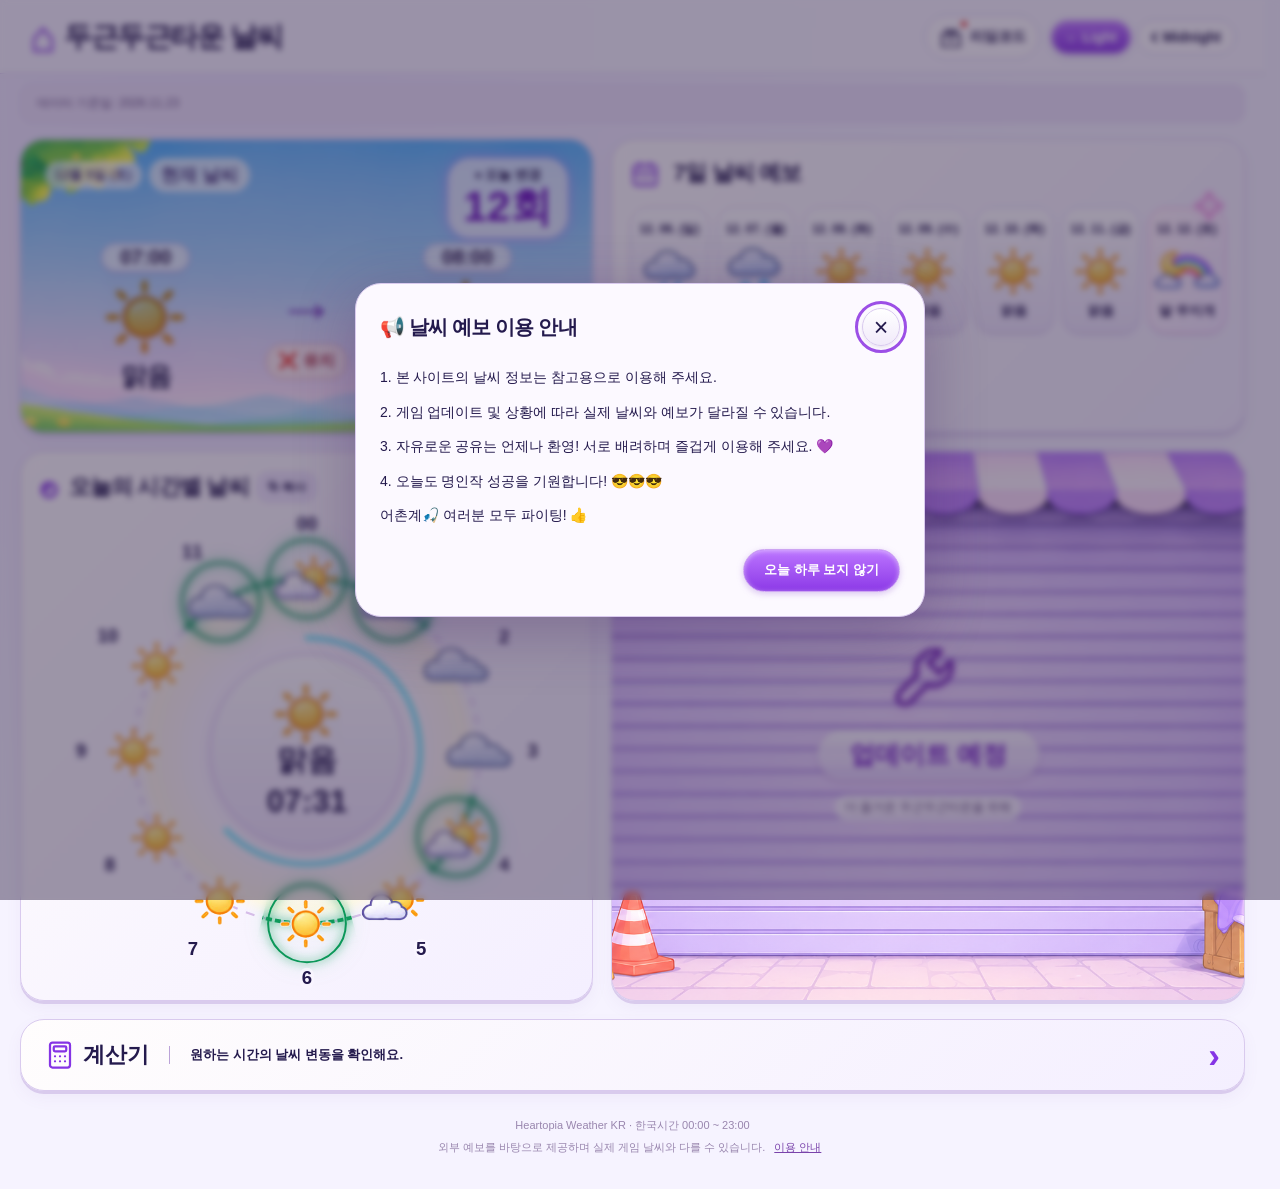
<file: index.html>
<!doctype html>
<html lang="ko">
<head>
<meta charset="utf-8"><meta name="viewport" content="width=device-width, initial-scale=1"><meta name="theme-color" content="#f5f1ff">
<script src="assets/theme.js"></script>
<title>두근두근타운 날씨</title><link rel="stylesheet" href="assets/weather.css"><link rel="stylesheet" href="assets/midnight.css"><link rel="stylesheet" href="assets/weather-atmosphere.css"><script src="assets/weather-core.js" defer></script><script src="assets/weather-visual.js" defer></script><script src="assets/weather-icon-mask.js" defer></script><script src="assets/midnight-icons.js" defer></script><script src="assets/clock-layout.js" defer></script><script src="assets/weather-atmosphere.js" defer></script><script src="assets/weather-app.js" defer></script><script src="assets/redeem-ui.js" defer></script>
</head>
<body>
<header class="site-header"><a class="brand" href="./"><span aria-hidden="true">⌂</span> 두근두근타운 날씨</a><div class="header-actions"><button id="redeem-open" class="redeem-trigger" type="button" aria-haspopup="dialog" aria-controls="redeem-dialog" aria-label="리딤코드 열기"><span class="redeem-trigger-icon" aria-hidden="true"><svg class="redeem-ribbon-svg" viewBox="0 0 32 32" width="26" height="26" fill="none" aria-hidden="true" focusable="false"><path d="M5 12H27V16C24.5 16 24.5 20 27 20V28H5V20C7.5 20 7.5 16 5 16V12Z" stroke="currentColor" stroke-width="2.1" stroke-linejoin="round"/><path d="M16 12C12 12 9 9.7 10 7.5C11 5.3 14 7.5 16 11.5C18 7.5 21 5.3 22 7.5C23 9.7 20 12 16 12ZM16 12L12.2 14M16 12L19.8 14" stroke="currentColor" stroke-width="1.9" stroke-linecap="round" stroke-linejoin="round"/><path d="M16 16L17.35 18.65L20 20L17.35 21.35L16 24L14.65 21.35L12 20L14.65 18.65Z" fill="currentColor"/></svg><span id="redeem-dot" class="redeem-dot" hidden></span></span><span class="redeem-trigger-label">리딤코드</span></button><div class="theme-switch" role="group" aria-label="테마 선택"><button class="theme-button" type="button" data-theme-choice="light" aria-pressed="true" aria-label="Light 테마"><span aria-hidden="true">☼</span><span class="theme-label">Light</span></button><button class="theme-button" type="button" data-theme-choice="midnight" aria-pressed="false" aria-label="Midnight 테마"><span aria-hidden="true">☾</span><span class="theme-label">Midnight</span></button></div></div></header>
<main>
<div class="status-line"><span id="status" role="status">데이터 기준일: —</span></div>
<p id="load-error" class="load-error" role="alert" hidden></p>
<div class="dashboard">
<section class="card hero" aria-labelledby="today-title"><div class="hero-top"><div class="hero-labels"><time id="today-date" class="hero-date"></time><h1 id="today-title">현재 날씨</h1></div><div class="change-badge"><span>↻ 오늘 변경</span><strong id="today-changes">—</strong></div></div><div id="current-weather" class="current-weather"><p>예보를 불러오는 중이에요.</p></div></section>
<section class="card week" aria-labelledby="week-title"><h2 id="week-title"><svg class="heading-icon line-icon" viewBox="0 0 24 24" fill="none" stroke="currentColor" stroke-width="1.8" stroke-linecap="round" stroke-linejoin="round" aria-hidden="true"><rect x="3" y="5" width="18" height="16" rx="2"/><path d="M16 3v4M8 3v4M3 11h18M8 15h.01M12 15h.01M16 15h.01M8 18h.01M12 18h.01M16 18h.01"/></svg> 7일 날씨 예보</h2><div id="week-days" class="week-days"><p class="empty">데이터를 기다리고 있어요.</p></div></section>
<section class="card clock-card" aria-labelledby="clock-title"><div class="section-heading"><div class="clock-heading-label"><h2 id="clock-title"><span class="heading-icon">◴</span> 오늘의 시간별 날씨</h2><button id="weather-copy" class="weather-copy-button" type="button" aria-label="오늘 날씨 변경 시간 복사" aria-live="polite"><span aria-hidden="true">⧉</span> <span id="weather-copy-text">복사</span></button></div><div class="segmented" aria-label="날씨 시계 시간대"><button id="clock-am" aria-pressed="true">오전</button><button id="clock-pm" aria-pressed="false">오후</button></div></div><div id="weather-clock" class="weather-clock"><div class="clock-ring"></div><svg id="clock-orbit" class="clock-orbit" viewBox="0 0 100 100" aria-hidden="true"></svg><div id="clock-center" class="clock-center">예보 대기 중</div><div id="clock-hours"></div></div></section>
<section class="card upcoming" aria-label="추가 기능 준비 중"><svg class="upcoming-symbol" viewBox="0 0 24 24" fill="none" stroke="currentColor" stroke-width="1.5" stroke-linecap="round" stroke-linejoin="round" aria-hidden="true"><path d="M14.7 6.3a5.5 5.5 0 0 0-6.9 6.9l-5.1 5.1a2.1 2.1 0 0 0 3 3l5.1-5.1a5.5 5.5 0 0 0 6.9-6.9l-3.4 3.4-3-3z" transform="translate(1 -1)"/></svg><strong>업데이트 예정</strong><p>더 즐거운 두근두근타운을 위해</p></section>

<section class="card calculator"><div class="calculator-toggle"><span class="calculator-copy"><button id="calculator-toggle" class="calculator-icon-button" type="button" aria-label="계산기 열기" aria-haspopup="dialog" aria-controls="calculator-dialog"><svg class="heading-icon line-icon calculator-icon" viewBox="0 0 24 24" fill="none" stroke="currentColor" stroke-width="1.8" stroke-linecap="round" stroke-linejoin="round" aria-hidden="true"><rect x="4" y="2" width="16" height="20" rx="2"/><rect x="7" y="5" width="10" height="4" rx="1"/><path d="M8 13h.01M12 13h.01M16 13h.01M8 17h.01M12 17h.01M16 17h.01"/></svg><span class="calculator-title">계산기</span></button><small>원하는 시간의 날씨 변동을 확인해요.</small></span><span class="chevron" aria-hidden="true">›</span></div></section>
</div>
<footer>Heartopia Weather KR · 한국시간 00:00 ~ 23:00<br>외부 예보를 바탕으로 제공하며 실제 게임 날씨와 다를 수 있습니다. <button id="notice-open" class="text-button">이용 안내</button></footer>
</main>
<dialog id="forecast-dialog" class="hourly" aria-labelledby="hourly-title">
  <button id="forecast-close" class="round-button forecast-close" aria-label="상세 예보 닫기">&times;</button>
  <div class="forecast-heading">
    <h2 id="hourly-title"><span class="heading-icon">≋</span> 시간별 날씨</h2>
    <div id="day-summary" class="summary-badge" role="status"></div>
  </div>
  <div class="date-navigation"><button id="prev-date" class="round-button" aria-label="이전 날짜" disabled>‹</button><strong id="selected-date">—</strong><button id="next-date" class="round-button" aria-label="다음 날짜" disabled>›</button></div>
  <div class="forecast-view-switch" role="group" aria-label="시간별 날씨 보기 방식"><button id="view-full" type="button" aria-pressed="true">기본형</button><button id="view-grouped" type="button" aria-pressed="false">묶어보기</button></div><div id="group-navigation" class="group-navigation" hidden><div class="group-current"><strong id="group-title">새벽</strong><span id="group-range">00:00 ~ 05:00</span></div><div class="group-arrows"><button id="group-prev" type="button" aria-label="이전 시간대">‹</button><button id="group-next" type="button" aria-label="다음 시간대">›</button></div></div><div id="periods" class="periods"></div><div id="group-dots" class="group-dots" role="group" aria-label="시간대 바로 선택" hidden></div>
</dialog>
<dialog id="calculator-dialog" aria-labelledby="calculator-title"><div class="dialog-heading calculator-dialog-heading"><h2 id="calculator-title"><svg class="heading-icon line-icon calculator-icon" viewBox="0 0 24 24" fill="none" stroke="currentColor" stroke-width="1.8" stroke-linecap="round" stroke-linejoin="round" aria-hidden="true"><rect x="4" y="2" width="16" height="20" rx="2"/><rect x="7" y="5" width="10" height="4" rx="1"/><path d="M8 13h.01M12 13h.01M16 13h.01M8 17h.01M12 17h.01M16 17h.01"/></svg> 계산기</h2><button id="calculator-close" class="round-button" aria-label="계산기 닫기" autofocus>&times;</button></div><div id="calculator-body"><form id="calculator-form"><div class="calculator-fields"><label>날짜<select id="calculator-date" required></select></label><label>시작 시간<select id="calculator-start"></select></label><label>종료 시간<select id="calculator-end"></select></label><button class="primary-button" id="calculator-run" disabled>변동 계산하기</button></div><p class="rule-caption">00시 ~ 23시 안에서 선택해 주세요. 시작 시각은 제외하고 종료 시각까지 계산합니다.</p></form><div id="calculator-result" aria-live="polite"></div></div></dialog>
<dialog id="notice-dialog" aria-labelledby="notice-title"><div class="dialog-heading"><h2 id="notice-title">이용 안내</h2><button id="notice-close" class="round-button" aria-label="공지 닫기">×</button></div><div id="notice-message"></div><div class="dialog-actions"><button id="notice-hide" class="primary-button">오늘 하루 보지 않기</button></div></dialog>
<dialog id="redeem-dialog" class="redeem-dialog" aria-labelledby="redeem-title"><div class="redeem-dialog-heading"><h2 id="redeem-title"><span class="redeem-title-icon" aria-hidden="true"><svg class="redeem-ribbon-svg" viewBox="0 0 32 32" width="26" height="26" fill="none" aria-hidden="true" focusable="false"><path d="M5 12H27V16C24.5 16 24.5 20 27 20V28H5V20C7.5 20 7.5 16 5 16V12Z" stroke="currentColor" stroke-width="2.1" stroke-linejoin="round"/><path d="M16 12C12 12 9 9.7 10 7.5C11 5.3 14 7.5 16 11.5C18 7.5 21 5.3 22 7.5C23 9.7 20 12 16 12ZM16 12L12.2 14M16 12L19.8 14" stroke="currentColor" stroke-width="1.9" stroke-linecap="round" stroke-linejoin="round"/><path d="M16 16L17.35 18.65L20 20L17.35 21.35L16 24L14.65 21.35L12 20L14.65 18.65Z" fill="currentColor"/></svg></span> 리딤코드</h2><button id="redeem-close" class="round-button" type="button" aria-label="리딤코드 닫기">×</button></div><p class="redeem-intro">사용 가능한 코드를 복사해서 게임에서 입력하세요.</p><p id="redeem-message" role="status" hidden></p><h3 class="redeem-section-title">사용 가능한 코드 <span id="redeem-active-count">0</span></h3><div id="redeem-active" class="redeem-list"></div><button id="redeem-expired-toggle" class="redeem-expired-toggle" type="button" aria-expanded="false" aria-controls="redeem-expired">만료된 코드 <span id="redeem-expired-count">0</span> <span aria-hidden="true">⌄</span></button><div id="redeem-expired" class="redeem-list" hidden></div><p class="redeem-disclaimer">코드의 실제 게임 사용 가능 여부는 보장되지 않습니다.</p></dialog>
</body></html>
</file>
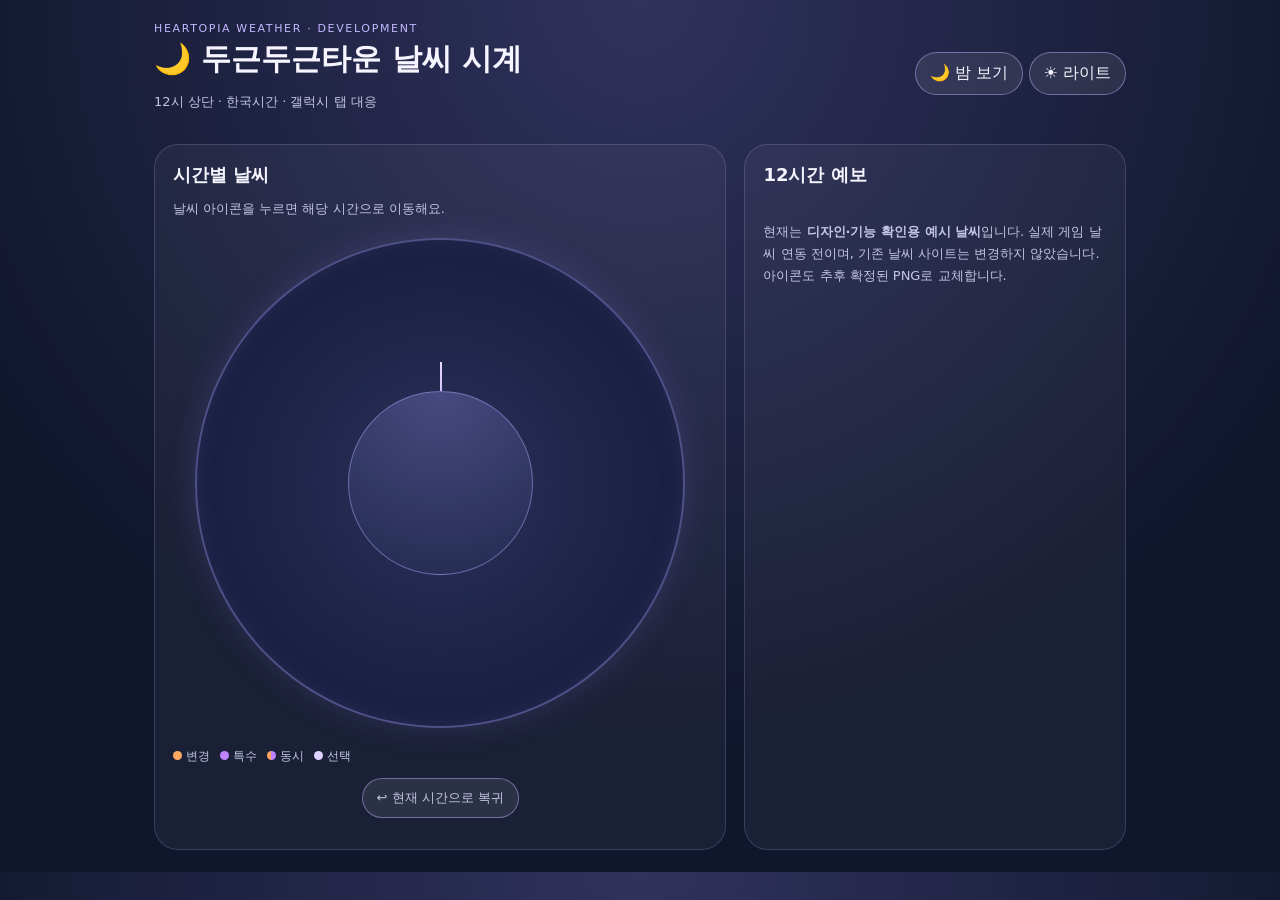
<file: weather-clock.html>
<!doctype html>
<html lang="ko">
<head>
<meta charset="utf-8">
<meta name="viewport" content="width=device-width,initial-scale=1">
<title>두근두근타운 날씨 시계 · 개발 미리보기</title>
<style>

*{box-sizing:border-box}
body{margin:0;font-family:system-ui,"Noto Sans KR",sans-serif;background:radial-gradient(circle at top,#30325c,#10162c 70%);color:#f6f4ff}
main{max-width:1000px;margin:auto;padding:22px 14px}
header{display:flex;justify-content:space-between;align-items:center;gap:12px;flex-wrap:wrap}
h1{font-size:clamp(22px,4vw,30px);margin:4px 0}
p{color:#c2c5e3;font-size:13px}
.eyebrow{letter-spacing:.15em;color:#c4b7ff;font-size:11px}
button{font:inherit;cursor:pointer}
.btn{border:1px solid #afa0e888;border-radius:30px;padding:10px 14px;background:#ffffff15;color:inherit}
.btn:focus-visible,.slot:focus-visible{outline:3px solid #ffca83;outline-offset:3px}
.layout{display:grid;grid-template-columns:1.2fr .8fr;gap:18px;margin-top:20px}
.card{border:1px solid #a8a2e53b;background:#ffffff0b;border-radius:24px;padding:18px}
.card h2{font-size:18px;margin:0}
.clock{width:min(100%,490px);aspect-ratio:1;margin:20px auto;position:relative;border-radius:50%;border:2px solid #a99af566;background:radial-gradient(circle,#2b315b,#171e3e 72%);box-shadow:0 0 32px #9784f62b,inset 0 0 24px #7c6bd02a}
.slot{position:absolute;transform:translate(-50%,-50%);width:16%;aspect-ratio:1;border-radius:50%;background:#273156;border:2px solid #ffffff44;color:white;display:grid;place-content:center;text-align:center;padding:0;line-height:1.2}
.slot span{font-size:clamp(17px,3vw,26px)}
.slot small{font-size:10px;color:#c5c8e6}
.slot.changed{border-color:#ffa862;box-shadow:0 0 10px #ff993c8c}
.slot.special{border-color:#c083ff;box-shadow:0 0 11px #b174ffae}
.slot.both{border-color:#ffa862;box-shadow:0 0 0 3px #a872ff8c,0 0 12px #ff993c8c}
.slot.selected{outline:3px solid #ded0ff;outline-offset:3px}
.center{position:absolute;inset:31%;border-radius:50%;display:flex;flex-direction:column;align-items:center;justify-content:center;background:radial-gradient(circle at top,#474a80,#232b4f);border:1px solid #b5a5ff7a;pointer-events:none;text-align:center}
.hero{font-size:clamp(30px,7vw,57px)}
.name{font-size:clamp(14px,3vw,22px);font-weight:800}
.time{font-size:11px;color:#d3c9ff}
.hand{position:absolute;left:50%;top:25%;height:25%;width:2px;background:linear-gradient(#e9d9ff,#8978e7);transform-origin:bottom center;pointer-events:none}
.legend{display:flex;flex-wrap:wrap;gap:10px;font-size:12px;color:#c5c8e4}
.legend b{font-weight:400}
.legend i{display:inline-block;width:9px;height:9px;border-radius:50%;margin-right:4px}
.list{display:grid;gap:8px;margin-top:16px}
.item{display:flex;justify-content:space-between;align-items:center;border:1px solid #ffffff20;background:#ffffff08;padding:11px 12px;border-radius:12px;font-size:14px}
.note{line-height:1.7;margin-top:18px}
.light{background:#eef2ff;color:#27365a}
.light .card{background:#fff;border-color:#cbd5f1}
.light p,.light .note{color:#586780}
.light .btn{color:#25365a;border-color:#9daed2}
.light .legend{color:#516280}
@media(max-width:740px){.layout{grid-template-columns:1fr}
.card{padding:15px}
.clock{max-width:430px}
.slot{width:17%}
}
 
</style>
</head>
<body>
<main>
<header>
<div>
<div class="eyebrow">HEARTOPIA WEATHER · DEVELOPMENT</div>
<h1>🌙 두근두근타운 날씨 시계</h1>
<p>12시 상단 · 한국시간 · 갤럭시 탭 대응</p>
</div>
<div>
<button class="btn" id="mode">🌙 밤 보기</button> <button class="btn" id="theme">☀️ 라이트</button>
</div>
</header>
<div class="layout">
<section class="card">
<h2>시간별 날씨</h2>
<p>날씨 아이콘을 누르면 해당 시간으로 이동해요.</p>
<div class="clock" id="clock">
<div class="hand" id="hand">
</div>
<div class="center">
<div class="hero" id="hero">
</div>
<div class="name" id="name">
</div>
<div class="time" id="time">
</div>
</div>
</div>
<div class="legend">
<b>
<i style="background:#ffa862">
</i>변경</b>
<b>
<i style="background:#c083ff">
</i>특수</b>
<b>
<i style="background:linear-gradient(90deg,#ffa862 50%,#c083ff 50%)">
</i>동시</b>
<b>
<i style="background:#ded0ff">
</i>선택</b>
</div>
<p style="text-align:center">
<button class="btn" id="reset">↩ 현재 시간으로 복귀</button>
</p>
</section>
<aside class="card">
<h2>12시간 예보</h2>
<p id="label">
</p>
<div class="list" id="list">
</div>
<p class="note">현재는 <strong>디자인·기능 확인용 예시 날씨</strong>입니다. 실제 게임 날씨 연동 전이며, 기존 날씨 사이트는 변경하지 않았습니다. 아이콘도 추후 확정된 PNG로 교체합니다.</p>
</aside>
</div>
</main>
<script>

const kinds=[['맑음','☀️'],['쾌청','🌤️'],['흐림','☁️'],['여우비','🌦️'],['약한 비','🌧️'],['보통 비','🌧️'],['강한 비','⛈️'],['달빛 비','🌧️'],['약한 눈','🌨️'],['보통 눈','❄️'],['강한 눈','🌨️'],['무지개','🌈',1],['달 무지개','🌙',1],['유성우 1','🌠',1],['유성우 2','🌠',1],['유성우 3','🌠',1],['오로라 1','✨',1],['오로라 2','✨',1],['오로라 3','✨',1],['폭염','🌞'],['꽃잎 비','🌸']];
const pattern=[0,0,1,2,2,3,0,1,2,4,5,5,11,0,2,6,6,20,12,13,14,16,2,7];
const changed=new Set([6,9,12,16,18,21]);
const $=id=>document.getElementById(id),kst=()=>new Date(new Date().toLocaleString('en-US',{timeZone:'Asia/Seoul'}));
let night=kst().getHours()<6||kst().getHours()>=18,selected=null,light=false;
function draw(){const n=kst(),current=n.getHours(),hour=selected??current,w=kinds[pattern[hour]],hours=Array.from({length:12},(_,i)=>((night?18:6)+i)%24);
$('hero').textContent=w[1];
$('name').textContent=w[0];
$('time').textContent=String(hour).padStart(2,'0')+':00'+(selected===null?' · 현재':' · 선택');
$('mode').textContent=night?'☀️ 낮 보기':'🌙 밤 보기';
$('theme').textContent=light?'🌙 미드나잇':'☀️ 라이트';
document.body.classList.toggle('light',light);
document.querySelectorAll('.slot').forEach(e=>e.remove());
hours.forEach((h,i)=>{const k=kinds[pattern[h]],a=i*Math.PI/6,b=document.createElement('button');
b.className='slot'+(changed.has(h)&&k[2]?' both':changed.has(h)?' changed':k[2]?' special':'')+(hour===h?' selected':'');
b.style.left=50+41*Math.sin(a)+'%';
b.style.top=50-41*Math.cos(a)+'%';
b.setAttribute('aria-label',h+'시 '+k[0]);
b.innerHTML='<span>'+k[1]+'</span>
<small>'+String(h).padStart(2,'0')+'시</small>';
b.onclick=()=>{selected=h;
draw()};
$('clock').appendChild(b)});
$('hand').style.transform='translateX(-50%) rotate('+((current%12)*30+n.getMinutes()*.5)+'deg)';
$('label').textContent=night?'밤 18:00–05:59':'낮 06:00–17:59';
$('list').innerHTML=hours.map(h=>{const k=kinds[pattern[h]];
return '<div class="item">
<strong>'+String(h).padStart(2,'0')+':00</strong>
<span>'+k[1]+' '+k[0]+'</span>
<span>'+(changed.has(h)?'🟠':'')+(k[2]?'🟣':'')+'</span>
</div>'}).join('')} $('mode').onclick=()=>{night=!night;
selected=null;
draw()};
$('theme').onclick=()=>{light=!light;
draw()};
$('reset').onclick=()=>{selected=null;
night=kst().getHours()<6||kst().getHours()>=18;
draw()};
let sx=null;
$('clock').addEventListener('touchstart',e=>sx=e.touches[0].clientX,{passive:true});
$('clock').addEventListener('touchend',e=>{if(sx!==null&&Math.abs(e.changedTouches[0].clientX-sx)>70){night=!night;
selected=null;
draw()}sx=null},{passive:true});
draw();
setInterval(()=>{if(selected===null)night=kst().getHours()<6||kst().getHours()>=18;
draw()},30000);


</script>
</body>
</html>
</file>
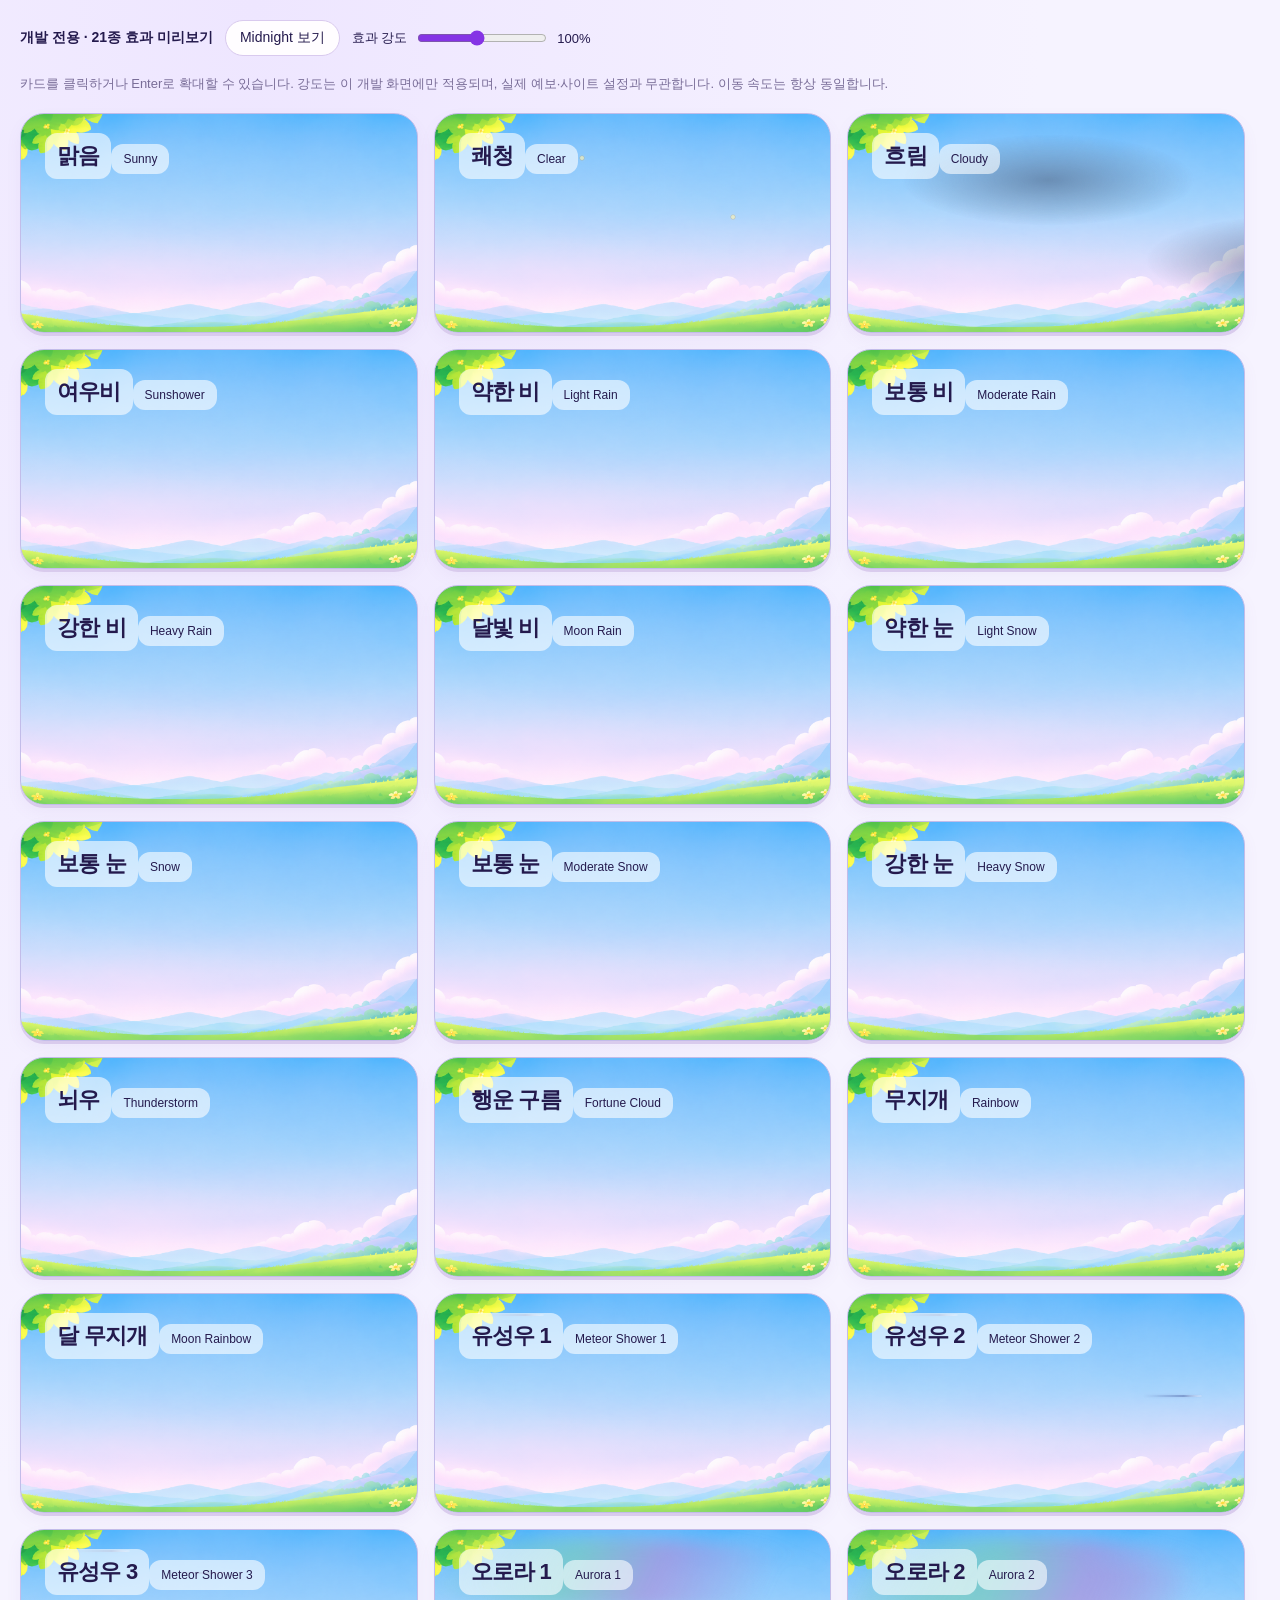
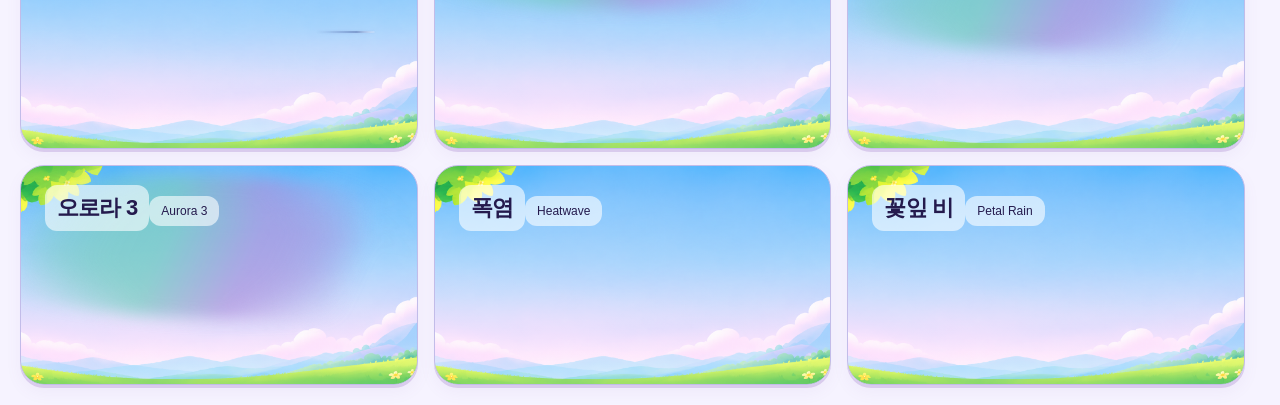
<file: tests/effects-preview.html>
<!doctype html>
<html lang="ko"><head><meta charset="utf-8"><meta name="viewport" content="width=device-width,initial-scale=1">
<title>개발 전용 · 날씨 효과 21종</title>
<link rel="stylesheet" href="../assets/weather.css"><link rel="stylesheet" href="../assets/midnight.css"><link rel="stylesheet" href="../assets/weather-atmosphere.css"><link rel="stylesheet" href="effects-preview.css">
<script src="../assets/weather-core.js" defer></script><script src="../assets/midnight-icons.js" defer></script><script src="../assets/weather-atmosphere.js" defer></script><script src="effects-preview.js" defer></script>
</head><body>
<div class="preview-toolbar"><strong>개발 전용 · 21종 효과 미리보기</strong><button id="preview-theme" type="button" data-preview-theme>Midnight 보기</button><label class="preview-strength">효과 강도 <input type="range" min="50" max="160" value="100" step="10" data-preview-strength aria-label="전체 미리보기 효과 강도"><output data-preview-strength-value>100%</output></label></div>
<p class="preview-note">카드를 클릭하거나 Enter로 확대할 수 있습니다. 강도는 이 개발 화면에만 적용되며, 실제 예보·사이트 설정과 무관합니다. 이동 속도는 항상 동일합니다.</p>
<div id="preview-grid" class="preview-grid"></div>
<dialog id="preview-detail" aria-labelledby="preview-detail-title"><div class="preview-dialog-header"><h2 id="preview-detail-title">날씨 확대 미리보기</h2><button id="preview-detail-close" type="button" class="round-button" aria-label="확대 미리보기 닫기" autofocus>×</button></div><div class="preview-toolbar"><button id="preview-detail-theme" type="button" data-preview-theme>Midnight 보기</button><label class="preview-strength">효과 강도 <input type="range" min="50" max="160" value="100" step="10" data-preview-strength aria-label="확대 미리보기 효과 강도"><output data-preview-strength-value>100%</output></label></div><section id="preview-detail-card" class="card hero preview-hero preview-detail-card"><div class="hero-top"><h1>개발용 · 오늘 날씨 카드 예시</h1><div class="change-badge"><span>선택 날씨</span><strong>미리보기</strong></div></div><div id="preview-detail-weather" class="current-weather"></div></section><p class="preview-note">실제 사이트와 같은 효과 코드입니다. 유성은 드물게 지나가므로 잠시 관찰해 주세요. X·바깥 클릭·Esc로 닫습니다.</p></dialog>
</body></html>
</file>
<file: assets/weather.css>
:root {
  color-scheme:light;
  --page:#f6f3ff;
  --card:#fffdff;
  --ink:#241a4d;
  --muted:#796d98;
  --purple:#8534e5;
  --line:#d9caee;
  --shadow:0 3px 0 #d9cbed,0 7px 16px #7960ac10;
  --soft:#f0e8fc
}
* {
  box-sizing:border-box
}
body {
  margin:0;
  background:radial-gradient(ellipse at 20% 0,#eee6ff,transparent 55%),var(--page);
  color:var(--ink);
  font-family:"Segoe UI","Malgun Gothic",sans-serif;
  font-size:14px
}
button,select {
  font:inherit;
  color:inherit
}
button {
  cursor:pointer
}
button:disabled {
  opacity:.4;
  cursor:default
}
button:focus-visible,a:focus-visible,select:focus-visible,summary:focus-visible {
  outline:3px solid #9c4fe6;
  outline-offset:4px
}
[hidden] {
  display:none!important
}
h1,h2,h3,p {
  margin:0
}
h2 {
  font-size:22px;
  font-weight:850;
  letter-spacing:-.8px
}
h3 {
  font-size:14px
}
button {
  border:0;
  background:none
}
a {
  color:inherit;
  text-decoration:none
}
.site-header {
  min-height:74px;
  border-bottom:1px solid var(--line);
  padding:12px 30px;
  display:flex;
  align-items:center;
  justify-content:space-between;
  background:#faf7ffdf;
  gap:15px
}
.brand {
  font-size:28px;
  font-weight:900;
  letter-spacing:-1.5px;
  display:flex;
  align-items:center;
  gap:10px
}
.brand>span {
  font-size:43px;
  color:var(--purple);
  line-height:1;
  text-shadow:0 2px 3px #b988e8
}
.header-actions {
  display:flex;
  align-items:center;
  gap:12px
}
.light-badge,.primary-button {
  background:linear-gradient(#bc75ff,#8c39e7);
  color:white;
  border:1px solid #cda4f2;
  box-shadow:inset 0 1px 5px #fff7,0 2px 6px #9e6cd65c;
  border-radius:24px;
  padding:9px 20px;
  font-weight:750
}
.light-badge {
  font-size:18px
}
.round-button {
  border:1px solid var(--line);
  background:linear-gradient(white,#f1eafa);
  width:38px;
  height:38px;
  display:inline-grid;
  place-items:center;
  border-radius:50%;
  font-size:25px;
  box-shadow:0 2px 3px #6e47961c;
  flex-shrink:0
}
main {
  max-width:1600px;
  margin:auto;
  padding:0 20px
}
.status-line {
  display:flex;
  justify-content:space-between;
  color:var(--muted);
  font-size:11px;
  gap:12px;
  padding:10px 3px
}
.dashboard {
  display:grid;
  grid-template-columns:minmax(0,.95fr) minmax(0,1.05fr);
  gap:18px
}
.card {
  border:1.5px solid var(--line);
  border-radius:24px;
  background:linear-gradient(135deg,#fffdfd,#f4efff);
  box-shadow:var(--shadow);
  min-width:0;
  overflow:hidden
}
.hero {
  min-height:240px;
  background:radial-gradient(ellipse at 10% 0,#b8e7ff,transparent 65%),linear-gradient(#98d7ff,#f7dff9 77%,#c7e3c6);
  padding:18px 24px;
  position:relative;
  border-color:#c2bce9
}
.hero:after {
  content:"";
  position:absolute;
  bottom:0;
  left:0;
  width:100%;
  height:20px;
  background:linear-gradient(165deg,#79b97b,#d6ecba 47%,#8ac9cf 50%,#c2e8a9 60%,#8ac588);
  opacity:.8;
  pointer-events:none
}
.hero-top {
  display:flex;
  justify-content:space-between;
  align-items:start
}
.hero h1 {
  font-size:15px;
  color:#564a86;
  padding-top:7px
}
.change-badge {
  display:flex;
  align-items:center;
  flex-direction:column;
  padding:9px 20px;
  background:#fff9ffdb;
  border:2px solid #e3c7fa;
  border-radius:22px;
  box-shadow:0 0 13px #d875fc80;
  position:absolute;
  right:16px;
  top:14px
}
.change-badge span {
  font-weight:800;
  font-size:13px
}
.change-badge strong {
  color:#7926dc;
  font-size:28px
}
.current-weather {
  display:flex;
  align-items:center;
  justify-content:center;
  gap:25px;
  min-height:152px;
  padding-right:85px
}
.hero-forecast {
  display:grid;
  grid-template-columns:70px auto;
  gap:10px 4px;
  align-items:center;
  justify-items:center
}
.time-pill {
  grid-column:1/-1;
  border:1px solid #b7a2df;
  background:#ffffffae;
  border-radius:30px;
  font-size:20px;
  font-weight:850;
  padding:2px 18px;
  box-shadow:0 2px 3px #8c6ab833
}
.hero-forecast strong {
  font-size:27px;
  white-space:nowrap;
  letter-spacing:-1px
}
.hero-forecast .weather-icon {
  width:78px;
  height:60px
}
.hero-arrow {
  font-size:35px;
  color:#7337b8;
  font-weight:800
}
#current-change {
  color:#93336d
}
.week {
  padding:18px
}
.heading-icon {
  color:var(--purple);
  font-size:30px;
  vertical-align:middle;
  line-height:1;
  margin-right:8px
}
.week-days {
  display:grid;
  grid-template-columns:repeat(7,minmax(0,1fr));
  gap:8px;
  margin-top:18px
}
.day-card {
  border:1px solid var(--line);
  border-radius:18px;
  background:linear-gradient(white,#eee7fa);
  box-shadow:0 3px 3px #68458e1c;
  padding:12px 3px;
  display:flex;
  align-items:center;
  flex-direction:column;
  justify-content:space-between;
  gap:7px;
  min-width:0;
  position:relative
}
.day-card.selected {
  outline:2px solid #b36af0;
  outline-offset:1px
}
.day-date {
  font-size:12px;
  white-space:normal;
  line-height:1.6
}
.day-weather {
  font-size:13px;
  word-break:keep-all
}
.day-card .weather-icon {
  width:100%;
  height:49px
}
.special {
  background:linear-gradient(120deg,#fff4fa,#f4eaff)!important;
  border-color:#edb4e5!important
}
.day-card.special:after {
  content:"✧";
  position:absolute;
  right:0;
  top:-17px;
  font-size:30px;
  color:#e55ed0;
  text-shadow:0 0 9px #ff9ae4
}
.weather-icon {
  width:52px;
  height:40px;
  display:inline-block;
  flex-shrink:0;
  overflow:hidden;
  mix-blend-mode:multiply
}
.icon-midnight { display:none; }
.unknown-icon {
  display:inline-grid;
  place-items:center;
  width:50px;
  height:40px;
  color:var(--muted);
  font-size:25px
}
.clock-card {
  padding:18px 20px;
  text-align:center
}
.section-heading {
  display:flex;
  align-items:center;
  justify-content:space-between;
  gap:10px;
  text-align:left
}
.segmented {
  display:flex;
  gap:5px;
  white-space:nowrap
}
.segmented button {
  border:1px solid var(--line);
  padding:7px 13px;
  border-radius:24px;
  font-weight:750;
  background:#fcfaff;
  box-shadow:0 2px 4px #7454971c
}
.segmented button[aria-pressed=true] {
  background:linear-gradient(#c17aff,#8f3ce8);
  color:white;
  border-color:#c597ef;
  box-shadow:0 0 9px #b96ee777
}
.weather-clock {
  width:310px;
  height:310px;
  position:relative;
  margin:8px auto 0
}
.clock-ring {
  position:absolute;
  inset:11%;
  border:2px dashed #d7bde9;
  border-radius:50%;
  background:radial-gradient(circle,#fbf6ff 45%,#fff8e9 65%,transparent 70%)
}
.clock-center {
  position:absolute;
  left:28%;
  top:28%;
  width:44%;
  height:44%;
  border-radius:50%;
  border:1.5px solid #d1b2ee;
  background:linear-gradient(white,#eee5fa);
  box-shadow:0 3px 10px #a27ac73b;
  display:flex;
  flex-direction:column;
  align-items:center;
  justify-content:center;
  gap:1px
}
.clock-center .weather-icon {
  height:43px;
  width:80px
}
.clock-center>strong {
  font-size:21px;
  line-height:1.1
}
.clock-center .center-time {
  font-size:22px;
  margin-top:5px
}
.clock-hour {
  position:absolute;
  transform:translate(-50%,-50%);
  display:flex;
  flex-direction:column;
  align-items:center;
  justify-content:center;
  width:60px;
  height:59px;
  border-radius:50%;
  padding:0;
  z-index:1
}
.clock-hour .weather-icon {
  width:51px;
  height:35px
}
.clock-time {
  font-size:12px;
  font-weight:850;
  line-height:1.1;
  padding:2px 4px;
  border-radius:12px;
  background:#faf5ffbd
}
.upcoming {
  display:flex;
  align-items:center;
  justify-content:center;
  flex-direction:column;
  min-height:360px;
  background:radial-gradient(ellipse at 20% 110%,#cbe6bd,transparent 32%),radial-gradient(ellipse at 90% 110%,#c4e8cf,transparent 35%),linear-gradient(#faf6ff,#f3efff);
  position:relative
}
.upcoming-symbol {
  font-size:87px;
  line-height:1.2;
  color:#b16de9;
  text-shadow:0 4px 8px #b76ae878
}
.upcoming strong {
  font-size:25px;
  color:#7928c8;
  background:linear-gradient(white,#e6d7fa);
  border:1px solid #dfc9f6;
  box-shadow:0 3px 5px #a780c94f;
  border-radius:40px;
  padding:8px 32px
}
.upcoming p {
  color:#a28bb8;
  font-size:12px;
  margin-top:15px
}
.hourly,.calculator {
  grid-column:1/-1
}
.hourly {
  padding:20px
}
.date-navigation {
  display:flex;
  align-items:center;
  gap:14px
}
.date-navigation strong {
  font-size:15px
}
.date-navigation .round-button {
  width:30px;
  height:30px
}
.rule-caption {
  font-size:11px;
  color:var(--muted);
  line-height:1.7;
  margin:9px 0 14px
}
.periods {
  display:grid;
  grid-template-columns:repeat(4,minmax(0,1fr));
  gap:14px
}
.period {
  background:#fffdfd;
  border:1px solid #e3d7f0;
  border-radius:16px;
  overflow:hidden
}
.period-heading {
  display:flex;
  justify-content:space-between;
  align-items:center;
  background:#f2eafa;
  padding:13px 10px;
  gap:5px
}
.period-heading h3 {
  font-size:12px
}
.period-count {
  font-size:11px;
  white-space:nowrap;
  color:#813fbd
}
.weather-row {
  display:flex;
  align-items:center;
  gap:8px;
  min-height:50px;
  border-bottom:1px solid #f0e9f6;
  padding:5px 10px;
  position:relative
}
.weather-row:last-child {
  border-bottom:0
}
.change-mark {
  font-size:13px;
  color:#9d66c1;
  min-width:16px
}
html { scrollbar-gutter:stable; }
.row-time {
  font-size:12px
}
.weather-row .weather-icon {
  width:40px;
  height:32px
}
.row-name {
  font-size:12px;
  font-weight:600
}
.special-star {
  margin-left:auto;
  color:#c748bb
}
.calculator-toggle {
  display:flex;
  justify-content:space-between;
  align-items:center;
  width:100%;
  padding:15px 24px;
  text-align:left;
  font-size:22px;
  font-weight:850
}
.calculator-toggle small {
  font-size:13px;
  font-weight:650;
  margin-left:20px;
  border-left:1px solid #bba3d8;
  padding-left:20px
}
.chevron {
  font-size:35px;
  color:var(--purple);
  transition:transform .2s
}
#calculator-body {
  border-top:1px solid var(--line);
  padding:20px 24px
}
.calculator-fields {
  display:grid;
  grid-template-columns:2fr 1fr 1fr auto;
  align-items:end;
  gap:14px
}
.calculator-fields label {
  display:flex;
  flex-direction:column;
  gap:7px;
  font-size:13px;
  font-weight:700
}
select {
  width:100%;
  border:1px solid var(--line);
  border-radius:12px;
  background:white;
  padding:11px;
  min-height:43px
}
.primary-button {
  font-size:13px;
  min-height:43px
}
#calculator-result h3 {
  margin:18px 0 12px
}
.result-summary {
  background:#ede0fa;
  border-radius:14px;
  padding:15px;
  font-size:20px;
  font-weight:800;
  color:#7c2cc4;
  margin-bottom:14px
}
details {
  border:1px solid var(--line);
  border-radius:12px;
  overflow:hidden
}
summary {
  cursor:pointer;
  padding:14px;
  background:#f4edfc;
  font-weight:700
}
.form-error {
  color:#9c325c;
  margin-top:15px
}
footer {
  font-size:11px;
  color:#9986ae;
  text-align:center;
  line-height:1.9;
  padding:24px 0 30px
}
.text-button {
  font-size:inherit;
  color:#7a43ab;
  text-decoration:underline
}
.empty {
  font-size:13px;
  color:#69587f;
  line-height:1.8;
  padding:15px
}
dialog {
  border:1.5px solid var(--line);
  border-radius:26px;
  background:#fcf9ff;
  color:var(--ink);
  padding:24px;
  width:min(480px,calc(100% - 32px));
  box-shadow:0 15px 60px #43216952
}
dialog::backdrop {
  background:#24163970;
  backdrop-filter:blur(3px)
}
.dialog-heading {
  display:flex;
  align-items:center;
  justify-content:space-between;
  gap:12px;
  margin-bottom:18px
}
.dialog-heading h2 {
  font-size:20px
}
#notice-message p {
  font-size:14px;
  line-height:1.9;
  min-height:12px;
  margin-bottom:8px
}
.dialog-actions {
  text-align:right;
  margin-top:20px
}
@media(min-width:1250px) {
  .hero {
    min-height:240px
  }
  .current-weather {
    gap:25px
  }
  .hero-forecast {
    grid-template-columns:75px auto
  }
  .clock-card,.upcoming {
    min-height:400px
  }
  .weather-clock {
    width:320px;
    height:320px
  }
  .hero-forecast strong {
    font-size:30px
  }
}
@media(max-width:1150px) {
  .hero-forecast {
    display:flex;
    flex-direction:column;
    gap:0
  }
  .hero-forecast strong {
    font-size:21px
  }
  .current-weather {
    gap:18px;
    padding-right:75px
  }
  .week-days {
    gap:5px
  }
  .week {
    padding:16px 12px
  }
  .day-date {
    font-size:10px
  }
  .day-weather {
    font-size:11px
  }
  .day-card {
    padding:12px 2px
  }
  .periods {
    grid-template-columns:repeat(2,minmax(0,1fr))
  }
  .section-heading h2 {
    font-size:19px
  }
  .segmented button {
    padding:6px 10px
  }
  .heading-icon {
    font-size:25px
  }
}
@media(max-width:760px) {
  .site-header {
    padding:13px 16px;
    min-height:70px
  }
  .brand {
    font-size:22px;
    letter-spacing:-1.2px;
    gap:6px
  }
  .brand>span {
    font-size:32px
  }
  .header-actions {
    gap:7px
  }
  .light-badge {
    font-size:13px;
    padding:7px 12px
  }
  .header-actions .round-button {
    width:32px;
    height:32px;
    font-size:24px
  }
  main {
    padding:0 12px
  }
  .status-line {
    font-size:10px
  }
  .dashboard {
    display:flex;
    flex-direction:column;
    gap:16px
  }
  .hero {
    order:0;
    min-height:230px;
    padding:15px 18px
  }
  .clock-card {
    order:1;
    padding:17px 13px
  }
  .week {
    order:2;
    padding:18px 12px
  }
  .upcoming {
    order:3;
    min-height:205px
  }
  .hourly {
    order:4;
    padding:17px 12px
  }
  .calculator {
    order:5
  }
  .hero h1 {
    font-size:13px
  }
  .hero-top {
    min-height:28px
  }
  .change-badge {
    padding:7px 16px;
    right:12px;
    top:12px
  }
  .change-badge strong {
    font-size:26px
  }
  .change-badge span {
    font-size:12px
  }
  .current-weather {
    min-height:147px;
    padding-right:70px;
    gap:15px
  }
  .hero-forecast {
    display:grid;
    grid-template-columns:58px auto;
    gap:6px 0
  }
  .hero-forecast .weather-icon {
    width:61px;
    height:51px
  }
  .hero-forecast strong {
    font-size:24px
  }
  .time-pill {
    font-size:18px;
    padding:1px 14px
  }
  .hero-arrow {
    font-size:26px
  }
  .section-heading h2 {
    font-size:20px
  }
  .weather-clock {
    width:330px;
    height:330px;
    max-width:100%;
    margin-top:15px
  }
  .clock-center>strong {
    font-size:23px
  }
  .clock-center .weather-icon {
    width:85px;
    height:49px
  }
  .clock-hour .weather-icon {
    width:54px;
    height:37px
  }
  .clock-time {
    font-size:13px
  }
  .week h2 {
    font-size:22px
  }
  .week-days {
    gap:5px;
    margin-top:15px
  }
  .day-card {
    border-radius:14px;
    padding:11px 2px;
    min-height:120px
  }
  .day-date {
    font-size:10px;
    word-break:keep-all
  }
  .day-card .weather-icon {
    height:43px
  }
  .day-weather {
    font-size:10px
  }
  .upcoming-symbol {
    font-size:65px
  }
  .upcoming strong {
    font-size:22px
  }
  .upcoming p {
    font-size:11px
  }
  .hourly>.section-heading {
    flex-wrap:wrap
  }
  .date-navigation {
    gap:10px;
    margin-left:auto
  }
  .date-navigation strong {
    font-size:12px
  }
  .periods {
    gap:9px
  }
  .period-heading {
    padding:11px 7px;
    flex-wrap:wrap
  }
  .period-heading h3 {
    font-size:10px
  }
  .period-count {
    font-size:10px
  }
  .weather-row {
    gap:5px;
    padding:4px 7px
  }
  .row-name {
    font-size:11px
  }
  .row-time {
    font-size:11px
  }
  .weather-row .weather-icon {
    width:35px;
    height:30px
  }
  .calculator-toggle {
    padding:14px;
    font-size:21px
  }
  .calculator-toggle small {
    font-size:10px;
    margin-left:9px;
    padding-left:9px
  }
  .calculator-fields {
    grid-template-columns:1fr 1fr;
    gap:12px
  }
  .calculator-fields>label:first-child {
    grid-column:1/-1
  }
  .calculator-fields .primary-button {
    grid-column:1/-1
  }
  #calculator-body {
    padding:16px
  }
}
@media(max-width:400px) {
  .brand {
    font-size:19px
  }
  .light-badge {
    padding:7px 9px
  }
  .current-weather {
    padding-right:49px;
    gap:7px
  }
  .hero-forecast strong {
    font-size:20px
  }
  .hero-forecast {
    grid-template-columns:51px auto
  }
  .hero-forecast .weather-icon {
    width:54px
  }
  .change-badge {
    padding:6px 12px
  }
  .section-heading h2 {
    font-size:18px
  }
  .weather-clock {
    width:300px;
    height:300px
  }
  .clock-hour {
    width:53px;
    height:53px
  }
  .clock-hour .weather-icon {
    width:46px;
    height:31px
  }
  .calculator-toggle small {
    font-size:9px
  }
  .periods {
    grid-template-columns:1fr
  }
}
.hero {
  background-image:linear-gradient(#ffffff1f,#ffffff38),url('hero-landscape.png');
  background-position:center;
  background-size:cover;
  background-repeat:no-repeat
}
.hero:after {
  display:none
}
.hero h1 {
  padding:5px 12px;
  background:#ffffffb3;
  border-radius:20px;
  z-index:1
}
.upcoming {
  background-image:linear-gradient(#ffffff12,#ffffff26),url('update-shutter.png');
  background-position:center bottom;
  background-size:cover;
  background-repeat:no-repeat;
  padding:30px 18px;
}
.line-icon {
  width:30px;
  height:30px;
}
.upcoming-symbol {
  width:82px;
  height:82px;
  margin-bottom:14px;
  filter:drop-shadow(0 4px 5px #b76ae845);
}
.hero-top {
  min-height:70px;
}
.change-badge {
  padding:7px 15px;
  background:#fff9ffb8;
  border-width:1px;
}
.change-badge strong {
  font-size:42px;
  font-weight:900;
  line-height:1.1;
  color:#6b16bd;
  text-shadow:0 1px 0 #fff;
}
.current-weather {
  display:grid;
  grid-template-columns:minmax(0,1fr) 76px minmax(0,1fr);
  gap:10px;
  max-width:580px;
  margin:auto;
  padding:5px 0 20px;
  min-height:170px;
}
.current-weather>.empty {
  grid-column:1/-1;
}
.hero-forecast {
  display:flex;
  flex-direction:column;
  gap:5px;
  min-width:0;
  text-shadow:0 1px 4px #fff;
}
.hero-forecast .weather-icon {
  width:100px;
  height:77px;
}
.hero-forecast strong {
  font-size:26px;
}
.hero-transition {
  display:flex;
  flex-direction:column;
  align-items:center;
  gap:5px;
  padding-top:20px;
}
.current-change {
  padding:4px 9px;
  background:#fff7ffd1;
  border:1px solid #e1b6df;
  border-radius:16px;
  color:#93336d;
  font-size:12px;
  font-weight:800;
  white-space:nowrap;
}
@media(max-width:760px) {
  .hero-top { min-height:66px; }
  .change-badge strong { font-size:36px; }
  .current-weather { grid-template-columns:minmax(0,1fr) 65px minmax(0,1fr);gap:5px; }
  .hero-forecast .weather-icon { width:78px;height:65px; }
  .hero-forecast strong { font-size:22px; }
  .upcoming-symbol { width:66px;height:66px; }
}
@media(max-width:400px) {
  .hero-forecast .weather-icon { width:69px;height:65px; }
  .hero-forecast strong { font-size:20px; }
}
.status-line {
  margin:10px 0 16px;
  padding:10px 16px;
  border:1px solid #e2d5f2;
  border-radius:12px;
  background:#eee5fa;
  color:#695384;
  font-size:12px;
}
.load-error {
  margin:0 0 12px;
  color:#9b3652;
  font-size:12px;
}
.upcoming-symbol { color:#8137bf; }
.upcoming strong { background:linear-gradient(#ffffffcf,#e6d7facc); }
.upcoming p {
  color:#665080;
  background:#ffffffb3;
  border-radius:12px;
  padding:4px 10px;
}
.current-weather { grid-template-columns:minmax(0,1fr) 100px minmax(0,1fr); }
.hero-arrow { font-size:60px;line-height:1; }
.current-change { font-size:16px;font-weight:900;padding:6px 11px; }
#current-change.is-changed { color:#14643b;background:#e7f9ebeb;border-color:#78b98e; }
#current-change.is-unchanged { color:#a32736;background:#fff0f0eb;border-color:#e3a0a7; }
#forecast-dialog {
  width:min(1120px,calc(100% - 40px));
  max-height:calc(100dvh - 40px);
  overflow-y:auto;
  overscroll-behavior:contain;
  padding:20px;
}
.forecast-close {
  position:sticky;
  top:0;
  display:grid;
  margin:0 0 8px auto;
  z-index:2;
}
body:has(dialog[open]) { overflow:hidden; }
@media(max-width:760px) {
  .current-weather { grid-template-columns:minmax(0,1fr) 90px minmax(0,1fr); }
  .hero-arrow { font-size:46px; }
  .current-change { font-size:15px;padding:6px 9px; }
  #forecast-dialog { width:calc(100% - 20px);max-height:calc(100dvh - 24px);padding:14px; }
  #forecast-dialog .section-heading { flex-wrap:wrap; }
  #forecast-dialog .date-navigation { margin-left:auto; }
}
.forecast-heading {
  display:flex;
  align-items:center;
  gap:18px;
  flex-wrap:wrap;
}
.forecast-heading h2 { flex-shrink:0; }
.summary-badge {
  display:flex;
  align-items:center;
  flex-wrap:wrap;
  gap:8px;
  padding:10px 14px;
  border-radius:12px;
  font-size:13px;
  font-weight:700;
  line-height:1.5;
}
.summary-badge strong { font-size:21px;font-weight:900; }
.badge-divider { opacity:.5; }
.level-low { background:#fce5e7;color:#9d2635; }
.level-normal { background:#fff1c5;color:#805c00; }
.level-high { background:#e0f3e6;color:#1c663a; }
#forecast-dialog .date-navigation { justify-content:center;gap:16px;margin:16px 0 18px; }
#forecast-dialog .date-navigation strong { font-size:18px;font-weight:850; }
#forecast-dialog .date-navigation .round-button { width:35px;height:35px; }
.forecast-close { width:38px;height:38px; }
#forecast-dialog .periods { grid-template-columns:repeat(4,minmax(0,1fr)); }
.weather-clock {
  width:428px;
  max-width:100%;
  height:auto;
  aspect-ratio:1;
  container-type:inline-size;
}
.clock-hour { width:19.35%;height:19.03%; }
.clock-hour .weather-icon { width:16.45cqw;height:11.3cqw; }
.clock-time { font-size:4.2cqw; }
.clock-center .weather-icon { width:25.8cqw;height:13.9cqw; }
.clock-center>strong { font-size:6.77cqw; }
.clock-center .center-time { font-size:7.1cqw;margin-top:1.6cqw; }
@media(min-width:1250px) {
  .weather-clock { width:442px; }
}
@media(max-width:1150px) {
  #forecast-dialog .periods { grid-template-columns:repeat(2,minmax(0,1fr)); }
}
@media(max-width:760px) {
  .forecast-heading { flex-direction:column;align-items:flex-start;gap:10px; }
  #forecast-dialog .periods { grid-template-columns:1fr; }
  #forecast-dialog .date-navigation { gap:14px;margin:14px 0 16px; }
  #forecast-dialog .date-navigation strong { font-size:14px; }
  .summary-badge { gap:6px;padding:8px 10px;font-size:12px; }
  .summary-badge strong { font-size:19px; }
  .weather-clock { width:442px; }
}
@media(max-width:400px) {
  .weather-clock { width:413px; }
}
.change-mark {
  display:inline-flex;
  align-items:center;
  justify-content:center;
  flex:0 0 28px;
  width:28px;
  height:26px;
  border-radius:9px;
  font-size:15px;
  line-height:1;
  font-weight:900;
}
.mark-changed { color:#17633c;background:#edf8ef; }
.mark-unchanged { color:#9f2938;background:#fff0f1; }
.mark-start { color:#624778;background:#f2eafa;font-size:11px; }
.period-heading { flex-wrap:nowrap;gap:8px; }
.period-count {
  margin-left:auto;
  padding:5px 8px;
  border-radius:12px;
  background:#eee2fa;
  color:#64318b;
  font-size:12px;
  font-weight:800;
  line-height:1.3;
}
.summary-badge { align-items:center;font-weight:700; }
.summary-badge>span { display:inline-flex;align-items:center;gap:4px;white-space:nowrap; }
.summary-badge strong { font-size:1.12em;font-weight:900;white-space:nowrap; }
.summary-badge .badge-level { font-size:inherit;font-weight:inherit; }
.clock-hour { cursor:default;background:none;border:0;box-shadow:none; }
.clock-icon-wrap {
  position:relative;
  display:grid;
  place-items:center;
  flex-shrink:0;
  width:16.45cqw;
  height:11.3cqw;
}
.clock-icon-wrap .weather-icon { position:relative;z-index:1; }
.clock-ring { border:0; }
.clock-center { z-index:2; }
.weather-clock { margin-top:26px; }
.clock-card { padding-bottom:28px; }
.clock-orbit {
  position:absolute;inset:0;width:100%;height:100%;overflow:visible;
  pointer-events:none;z-index:0;
  --orbit-color:#d7bde9;--shift-color:#0b9759;
  --shift-glow:drop-shadow(0 0 1px #109c5b) drop-shadow(0 0 2px #55d18c80);
}
.orbit-base,.orbit-shift { fill:none;stroke-width:.5;stroke-dasharray:3 3; }
.orbit-base { stroke:var(--orbit-color); }
.orbit-shift {
  stroke:var(--shift-color);stroke-width:.85;stroke-dasharray:2 1;
  filter:var(--shift-glow);
}
.change-ring { fill:none;stroke:var(--shift-color);stroke-width:.45;filter:var(--shift-glow); }
#clock-hours>.clock-time {
  position:absolute;transform:translate(-50%,-50%);padding:0 2px;z-index:2;
}
#calculator-dialog {
  width:min(760px,calc(100% - 40px));
  max-height:calc(100dvh - 40px);
  overflow-y:auto;
  overscroll-behavior:contain;
  padding:22px;
}
.calculator-dialog-heading { position:sticky;top:0;z-index:2;background:#fcf9ff;padding-bottom:10px; }
.calculator-dialog-heading h2 { display:flex;align-items:center;gap:6px; }
#calculator-close { width:38px;height:38px; }
#calculator-dialog #calculator-body { border:0;padding:0; }
#calculator-dialog .calculator-fields { grid-template-columns:2fr 1fr 1fr; }
#calculator-dialog .calculator-fields .primary-button { grid-column:1/-1; }
@media(max-width:760px) {
  .change-mark { flex-basis:26px;width:26px;height:24px; }
  .period-count { font-size:12px; }
  .summary-badge strong { font-size:1.12em; }
  #calculator-dialog { width:calc(100% - 20px);max-height:calc(100dvh - 24px);padding:16px; }
  #calculator-dialog .calculator-fields { grid-template-columns:1fr 1fr; }
  #calculator-dialog .calculator-fields>label:first-child { grid-column:1/-1; }
}
body { -webkit-user-select:none;user-select:none; }
input,textarea,select,option,[contenteditable]:not([contenteditable="false"]) {
  -webkit-user-select:text;
  user-select:text;
}
img,svg,svg image,a { -webkit-user-drag:none; }
svg[aria-hidden="true"],svg image { pointer-events:none; }
.calculator-toggle { position:relative;cursor:default; }
.calculator-copy { display:inline-flex;align-items:center; }
.calculator-icon-button {
  display:inline-flex;
  align-items:center;
  gap:8px;
  min-width:44px;
  height:44px;
  margin:-7px;
  padding:7px;
  border-radius:10px;
  font-size:inherit;
  font-weight:inherit;
  flex-shrink:0;
  white-space:nowrap;
  cursor:pointer;
}
.calculator-icon-button .calculator-icon { margin:0; }
.calculator-icon-button:focus-visible { outline-offset:-3px; }
.calculator-toggle .chevron { cursor:default; }
.calculator-icon-button:hover { color:#7530bd; }
dialog,dialog :where(*) { -webkit-user-select:none;user-select:none; }
dialog :is(input,textarea,select,option,[contenteditable]:not([contenteditable="false"])),
dialog [contenteditable]:not([contenteditable="false"]) * {
  -webkit-user-select:text;
  user-select:text;
}
/* The two labels stay together; the count may wrap on narrow screens. */
.hero-top { flex-wrap:wrap;gap:8px; }
.hero-labels { display:flex;align-items:center;gap:7px;max-width:100%; }
.hero-date { padding:5px 10px;border-radius:20px;background:#ffffffb3;color:#564a86;font-size:13px;font-weight:700;white-space:nowrap; }
.hero h1 { font-size:18px;font-weight:850;white-space:nowrap; }
.hero-top .change-badge { position:static;margin-left:auto;flex-shrink:0; }
@media(max-width:760px) {
  .hero h1 { font-size:15.6px; }
  .hero-date { font-size:12px;padding:5px 8px; }
}
@media(prefers-reduced-motion:reduce) {
  * {
    scroll-behavior:auto!important;
    transition:none!important
  }
}

/* Compact forecast share control; no clock geometry changes. */
.clock-heading-label { display:flex;align-items:center;gap:8px;min-width:0;flex-wrap:wrap; }
.clock-heading-label h2 { margin:0; }
.weather-copy-button {
  display:inline-flex;align-items:center;justify-content:center;gap:3px;
  padding:5px 9px;border:1px solid var(--line);border-radius:11px;
  background:var(--soft);color:var(--ink);font:inherit;font-size:12px;font-weight:750;
  white-space:nowrap;cursor:pointer;min-height:30px;
}
.weather-copy-button:hover { filter:brightness(.96); }
.weather-copy-button:focus-visible { outline:2px solid var(--purple);outline-offset:2px; }
@media(max-width:520px) {
  .clock-card .section-heading { flex-wrap:wrap;gap:8px; }
  .clock-heading-label { width:100%; }
  .clock-card .segmented { margin-left:auto; }
}

/* Forecast view modes: keep date controls separate from six-hour paging. */
.forecast-view-switch { display:flex;justify-content:center;gap:5px;margin:16px auto 12px;max-width:320px;padding:4px;border:1px solid var(--line);border-radius:18px;background:var(--soft); }
.forecast-view-switch button { flex:1;padding:9px 14px;border-radius:14px;font-weight:800;color:var(--ink); }
.forecast-view-switch button[aria-pressed="true"] { background:var(--purple);color:#fff; }
.group-navigation { display:flex;align-items:center;justify-content:space-between;gap:12px;margin:0 0 12px;padding:4px 2px; }
.group-navigation[hidden],.group-dots[hidden] { display:none!important; }
.group-current { display:flex;flex-direction:column;gap:3px;min-width:0; }
.group-current strong { font-size:15px; }
.group-current span { color:var(--muted);font-size:12px; }
.group-arrows { display:flex;gap:7px;flex-shrink:0; }
.group-arrows button { display:grid;place-items:center;width:34px;height:34px;border:1px solid var(--line);border-radius:11px;background:var(--soft);font-size:25px;line-height:1; }
.grouped-periods { display:block;min-width:0;width:100%;overflow-x:clip;touch-action:pan-y;overscroll-behavior-x:contain; }
.grouped-periods .period { width:100%;min-width:0; }
.group-dots { display:flex;align-items:center;justify-content:center;gap:10px;padding:14px 0 4px; }
.group-dot { width:10px;height:10px;border-radius:50%;background:var(--line);padding:0;flex-shrink:0; }
.group-dot.active { width:23px;border-radius:10px;background:var(--purple); }
#forecast-dialog { max-width:calc(100vw - 20px);overflow-x:clip;overscroll-behavior-x:contain; }
#forecast-dialog .date-navigation { max-width:100%; }
#forecast-dialog .periods,#forecast-dialog .period { min-width:0; }
@media(max-width:760px) {
  #forecast-dialog { width:calc(100% - 20px); }
  .grouped-periods .period { min-height:0; }
}

/* Distinct game-day ring colors, with strong contrast in Light mode. */
.clock-orbit { --clock-previous-day:#7944b3; --clock-current-day:#008d84; }

/* Extra forecast icons: readable on Light, neon accented on Midnight. */
.extra-weather-icon { overflow:visible; mix-blend-mode:normal; --extra-outline:#40578d; --extra-fill:#dce6ff; --extra-glow:none; }
.extra-weather-icon .extra-cloud { fill:var(--extra-fill); stroke:var(--extra-outline); stroke-width:3.5; stroke-linejoin:round; filter:var(--extra-glow); }
.extra-weather-icon .extra-rain { fill:none; stroke:#13a4ed; stroke-width:5; stroke-linecap:round; }
.extra-weather-icon .extra-bolt { fill:#ffdc58; stroke:#f19c23; stroke-width:2; stroke-linejoin:round; }
.extra-weather-icon .extra-rainbow { fill:none; stroke:#e65fbd; stroke-width:7; stroke-linecap:round; }
.extra-weather-icon .extra-rainbow-inner { fill:none; stroke:#53c9eb; stroke-width:6; stroke-linecap:round; }
.extra-weather-icon .extra-sparkle { fill:#ffe37c; stroke:#e5a640; stroke-width:1.5; }

/* Notice dialog only: roomier text, responsive width and safe scrolling. */
#notice-dialog {
  box-sizing:border-box;
  width:min(570px,calc(100vw - 32px));
  max-width:calc(100vw - 32px);
  max-height:calc(100dvh - 32px);
  overflow-y:auto;
  overscroll-behavior:contain;
}
@media(max-width:600px) {
  #notice-dialog {
    width:calc(100vw - 20px);
    max-width:calc(100vw - 20px);
    max-height:calc(100dvh - 24px);
    padding:20px;
  }
}


/* Redeem-code popup: independent from forecast and calculator layouts. */
.redeem-trigger{display:inline-flex;align-items:center;gap:6px;border:1px solid var(--line);border-radius:24px;padding:8px 12px;background:var(--card);color:var(--ink);font:inherit;font-size:14px;font-weight:750;cursor:pointer;white-space:nowrap}
.redeem-trigger-icon{position:relative;display:inline-flex;line-height:1;font-size:20px}
.redeem-dot{position:absolute;right:-5px;top:-5px;width:10px;height:10px;border:2px solid var(--card);border-radius:50%;background:#e53935}
.redeem-dialog{width:min(480px,calc(100% - 24px));max-height:85dvh;overflow-y:auto;color:var(--ink);background:var(--card);border:1px solid var(--line);border-radius:18px;padding:20px;box-shadow:var(--shadow)}
.redeem-dialog-heading,.redeem-code-head{display:flex;align-items:center;justify-content:space-between;gap:10px}
.redeem-dialog-heading h2{margin:0;font-size:22px}
.redeem-intro,.redeem-disclaimer,.redeem-expiry{color:var(--muted);font-size:13px}
.redeem-section-title{display:flex;justify-content:space-between;font-size:16px;margin:20px 0 10px}
.redeem-list{display:grid;gap:10px}
.redeem-code{background:var(--soft);border:1px solid var(--line);border-radius:12px;padding:12px;min-width:0}
.redeem-code-name{overflow-wrap:anywhere;font-size:15px}
.redeem-new{border-radius:8px;background:#b91c1c;color:white;font-size:10px;padding:3px 6px;font-weight:800}
.redeem-code-head{flex-wrap:wrap;justify-content:flex-start}
.redeem-copy{margin-left:auto;border:1px solid var(--line);border-radius:8px;background:var(--card);color:var(--ink);padding:7px 10px;cursor:pointer}
.redeem-rewards{margin:10px 0 6px;font-size:14px}
.redeem-expiry{margin:5px 0 0}
.redeem-expired-toggle{display:flex;align-items:center;gap:8px;width:100%;margin:20px 0 10px;padding:12px 0;border:0;border-top:1px solid var(--line);background:transparent;color:var(--ink);font:inherit;font-weight:750;cursor:pointer;text-align:left}
.redeem-expired-toggle span:last-child{margin-left:auto}
.redeem-empty{color:var(--muted);font-size:14px}
.redeem-disclaimer{margin:18px 0 0}
@media(max-width:760px){.redeem-trigger{padding:7px;min-width:38px;min-height:38px;justify-content:center}.redeem-trigger-label{display:none}.redeem-dialog{max-height:90dvh;padding:16px}}
@media(max-width:400px){.redeem-trigger{padding:5px;min-width:34px}.redeem-trigger-icon{font-size:18px}}

.redeem-list[hidden],.redeem-dot[hidden]{display:none}

/* Ribbon coupon icon: inherits each theme color; keep existing button sizing. */
.redeem-ribbon-svg{display:block;flex:none;width:26px;height:26px}
.redeem-title-icon{display:inline-flex;vertical-align:middle;margin-right:3px;color:#a47ae8}
.redeem-title-icon .redeem-ribbon-svg{width:26px;height:26px}
@media(max-width:400px){.redeem-trigger .redeem-ribbon-svg{width:23px;height:23px}}

/* Manually verified special redeem codes. */
.redeem-special{display:inline-flex;align-items:center;border:1px solid var(--line);border-radius:8px;background:var(--card);color:var(--ink);font-size:11px;font-weight:750;padding:3px 7px}
</file>
<file: assets/midnight.css>
/* Theme controls and palette. Geometry and weather calculations stay shared. */
.theme-switch { display:flex;gap:6px; }
.theme-button {
  display:inline-flex;align-items:center;justify-content:center;gap:5px;
  border:1px solid var(--line);border-radius:24px;padding:8px 13px;
  background:var(--card);color:var(--ink);font-size:14px;font-weight:750;
}
.theme-button[aria-pressed="true"] {
  background:linear-gradient(#bc75ff,#8c39e7);color:white;border-color:#cda4f2;
  box-shadow:inset 0 1px 5px #fff7,0 2px 6px #9e6cd65c;
}
[data-theme="midnight"] {
  color-scheme:dark;
  --page:#101426;--card:#1c2340;--soft:#252c4a;--ink:#f4efff;
  --muted:#b6accd;--purple:#a78bfa;--line:#48416c;
  --shadow:0 3px 0 #151a31,0 7px 22px #080c2080;
  scrollbar-color:#686087 #171d33;
}
[data-theme="midnight"] body { background:radial-gradient(ellipse at 20% 0,#28213f,transparent 55%),var(--page); }
[data-theme="midnight"] .site-header { background:#171b30f2; }
[data-theme="midnight"] .brand>span { text-shadow:0 2px 6px #9580ed33; }
[data-theme="midnight"] .card { background:linear-gradient(135deg,var(--card),#20243f); }
[data-theme="midnight"] .hero {
  background-image:linear-gradient(#11182a9c,#14182aab),url('hero-landscape.png');border-color:var(--line);
}
[data-theme="midnight"] .upcoming {
  background-image:linear-gradient(#141a3270,#14182a8c),url('update-shutter.png');
}
[data-theme="midnight"] :is(.hero,.upcoming) { background-size:cover;background-position:center bottom;background-repeat:no-repeat; }
[data-theme="midnight"] .hero h1 { background:#1c2340d9;color:#e2d5ff; }
[data-theme="midnight"] .hero-forecast { text-shadow:0 1px 5px #101426; }
[data-theme="midnight"] .time-pill { background:#202941ed;border-color:#82709f;box-shadow:0 2px 4px #10142670; }
[data-theme="midnight"] .change-badge { background:#1e2541e6;border-color:#71618f;box-shadow:0 0 13px #a05ede28; }
[data-theme="midnight"] .change-badge strong { color:#d3baff;text-shadow:none; }
[data-theme="midnight"] .hero-arrow { color:#cfb4ff; }
[data-theme="midnight"] #current-change.is-changed { color:#b0eac3;background:#183d30eb;border-color:#46765b; }
[data-theme="midnight"] #current-change.is-unchanged { color:#ffc0c9;background:#482631eb;border-color:#875265; }
[data-theme="midnight"] .current-change { color:var(--muted);background:var(--soft);border-color:var(--line); }
[data-theme="midnight"] .upcoming-symbol { color:#d1b7ff;filter:drop-shadow(0 3px 5px #100e2755); }
[data-theme="midnight"] .upcoming strong { color:#e4d4ff;background:#282640e6;border-color:#74608e;box-shadow:0 3px 7px #0d102866; }
[data-theme="midnight"] .upcoming p { color:#e1d7ef;background:#1a213be6; }
[data-theme="midnight"] .status-line { color:#d3c7e7;background:var(--soft);border-color:var(--line); }
[data-theme="midnight"] .day-card { background:linear-gradient(#28304d,#212640);box-shadow:0 3px 4px #0b0f2366; }
[data-theme="midnight"] .day-card.selected { outline-color:#b89afa; }
[data-theme="midnight"] .special { background:linear-gradient(120deg,#35283f,#2b2747)!important;border-color:#835d8b!important; }
[data-theme="midnight"] .special-star { color:#f4b2e8; }
[data-theme="midnight"] .day-card.special:after { color:#e8a1d6;text-shadow:0 0 6px #e68bc24d; }
[data-theme="midnight"] .weather-icon { mix-blend-mode:normal; }
[data-theme="midnight"] .weather-icon .icon-art { display:none; }
[data-theme="midnight"] .weather-icon .icon-midnight { display:block; }
[data-theme="midnight"] .clock-ring { border-color:#695a87;background:radial-gradient(circle,#28263f 45%,#292d45 65%,transparent 70%); }
[data-theme="midnight"] .clock-center { border-color:#756191;background:linear-gradient(#2c2b48,#242b46);box-shadow:0 3px 12px #0b0f2559; }
[data-theme="midnight"] .hero-date { background:#1c2340d9;color:#e2d5ff; }
[data-theme="midnight"] .clock-time { background:#222a45d9; }
[data-theme="midnight"] .clock-orbit {
  --orbit-color:#695a87;--shift-color:#69edb1;
  --shift-glow:drop-shadow(0 0 .8px #48c98a) drop-shadow(0 0 1.8px #63ce875c);
}
[data-theme="midnight"] .round-button,
[data-theme="midnight"] .segmented button { background:linear-gradient(#303452,#252b48);color:var(--ink);box-shadow:0 2px 4px #0b102833; }
[data-theme="midnight"] .segmented button[aria-pressed="true"],
[data-theme="midnight"] .theme-button[aria-pressed="true"] {
  background:linear-gradient(#7550ad,#5d3d99);border-color:#b097d7;color:#fff6ff;box-shadow:0 0 7px #9869d13d;
}
[data-theme="midnight"] .primary-button { background:linear-gradient(#7755b0,#63449c);border-color:#9e85c5;box-shadow:0 2px 6px #070a1c55; }
[data-theme="midnight"] dialog { background:var(--card);box-shadow:0 15px 60px #05071999; }
[data-theme="midnight"] dialog::backdrop { background:#070b1fc2; }
[data-theme="midnight"] .calculator-dialog-heading { background:var(--card); }
[data-theme="midnight"] .period { background:#202741;border-color:var(--line); }
[data-theme="midnight"] .period-heading { background:var(--soft); }
[data-theme="midnight"] .period-count { color:#e2cdfd;background:#3c3156; }
[data-theme="midnight"] .weather-row { border-color:#343853; }
[data-theme="midnight"] .mark-changed { color:#b0eac3;background:#1e4233; }
[data-theme="midnight"] .mark-unchanged { color:#ffc0c9;background:#492b35; }
[data-theme="midnight"] .mark-start { color:#decaef;background:#3a3051; }
[data-theme="midnight"] .level-low { color:#ffc0c9;background:#492b35; }
[data-theme="midnight"] .level-normal { color:#f8e6a5;background:#49402a; }
[data-theme="midnight"] .level-high { color:#b0eac3;background:#1e4233; }
[data-theme="midnight"] select,
[data-theme="midnight"] input,
[data-theme="midnight"] textarea { color:var(--ink);background:var(--soft);border-color:var(--line); }
[data-theme="midnight"] option { color:var(--ink);background:var(--soft); }
[data-theme="midnight"] .result-summary { color:#e2cdfd;background:#3a3155; }
[data-theme="midnight"] details { border-color:var(--line); }
[data-theme="midnight"] summary { background:var(--soft); }
[data-theme="midnight"] .rule-caption,
[data-theme="midnight"] footer { color:var(--muted); }
[data-theme="midnight"] .text-button { color:#d1b4fa; }
[data-theme="midnight"] .empty { color:#cdc2df; }
[data-theme="midnight"] .form-error,
[data-theme="midnight"] .load-error { color:#ffbacb; }
[data-theme="midnight"] .calculator-toggle small { border-color:#79678f; }
[data-theme="midnight"] .calculator-icon-button:hover { color:#dec8ff; }
[data-theme="midnight"] :is(button,a,select,input,textarea,summary):focus-visible { outline-color:#c9a9ff; }
@media(max-width:760px) {
  .theme-switch { gap:4px; }
  .theme-button { width:30px;height:32px;padding:0;font-size:17px; }
  .theme-label { display:none; }
}
@media(max-width:400px) {
  .site-header { gap:8px; }
}
@media(max-width:360px) {
  .site-header { padding-inline:12px; }
  .brand { font-size:17px;white-space:nowrap; }
}

/* Brighter previous-day lavender for visibility on Midnight backgrounds. */
[data-theme="midnight"] .clock-orbit { --clock-previous-day:#d6a5ff; --clock-current-day:#26d9c7; }

/* Midnight neon variant of the same weather shapes. */
[data-theme="midnight"] .extra-weather-icon { --extra-outline:#c9d8ff; --extra-fill:#283354; --extra-glow:drop-shadow(0 0 4px #8cafff); }
[data-theme="midnight"] .extra-weather-icon .extra-rain { stroke:#55d6ff; filter:drop-shadow(0 0 3px #29c4ff); }
[data-theme="midnight"] .extra-weather-icon .extra-bolt { fill:#ffe06a; stroke:#ffac39; filter:drop-shadow(0 0 4px #ffc451); }
[data-theme="midnight"] .extra-weather-icon .extra-rainbow { stroke:#ff8ddd; filter:drop-shadow(0 0 4px #f37be5); }
[data-theme="midnight"] .extra-weather-icon .extra-rainbow-inner { stroke:#78dfff; }
[data-theme="midnight"] .extra-weather-icon .extra-sparkle { fill:#ffe78a; filter:drop-shadow(0 0 4px #ffdd83); }
</file>
<file: assets/weather-atmosphere.css>
/* A motion with stronger, per-weather contours. No background/asset recoloring. */
.hero { isolation:isolate; }
.hero-atmosphere {
  position:absolute;inset:0;z-index:-1;overflow:hidden;border-radius:inherit;
  pointer-events:none;opacity:calc(.65 * var(--preview-strength,1));
  --rain-color:#467fae;--snow-color:#fffefa;--snow-outline:#638dadb3;--spark-color:#fff3b1;
  --cloud-color:#536c8e;--aurora-a:#72cbb8;--aurora-b:#ac8cda;
  --aurora-min:.12;--aurora-max:.32;
}
.hero-atmosphere * { pointer-events:none; }
.atmosphere-plane { position:absolute;inset:0;animation:atmosphere-enter 1.1s ease both; }
.atmosphere-plane.is-leaving { animation:atmosphere-exit .9s ease both; }
.atmosphere-haze,.atmosphere-particle { position:absolute;display:block; }
.atmosphere-haze { inset:0;opacity:0; }
.atmosphere-particle { left:var(--x);animation-delay:var(--delay)!important; }
[data-family="warm"] .atmosphere-haze,
[data-family="sunshine"] .atmosphere-haze,
[data-effect="sunshower"] .atmosphere-haze,
[data-family="heat"] .atmosphere-haze {
  background:radial-gradient(ellipse at 45% 0,#ffe6a1,transparent 68%);
  animation:atmosphere-warm var(--effect-duration) ease-in-out infinite;
}
[data-family="sunshine"] .atmosphere-particle {
  top:var(--y);width:4px;height:4px;border-radius:50%;background:var(--spark-color);
  box-shadow:0 0 0 .5px #ba964c8c,0 0 4px #fff1bd66;animation:atmosphere-spark var(--speed) ease-in-out infinite;
}
[data-family="cloud"] .atmosphere-particle {
  top:var(--y);width:75%;height:42%;border-radius:50%;
  background:radial-gradient(ellipse,var(--cloud-color),transparent 70%);
  animation:atmosphere-cloud var(--speed) ease-in-out infinite alternate;
}
[data-family="rain"] .atmosphere-particle {
  top:-12%;width:1.2px;height:17px;border-radius:1px;
  background:linear-gradient(transparent,var(--rain-color));
  animation:atmosphere-rain var(--speed) linear infinite;
}
[data-effect="moderate-rain"] .atmosphere-particle { height:21px; }
[data-effect="heavy-rain"] .atmosphere-particle { height:26px;width:1.6px; }
[data-effect="moon-rain"] { --rain-color:#438bd1; }
[data-family="snow"] .atmosphere-particle {
  top:-8%;width:3.5px;height:3.5px;border-radius:50%;background:var(--snow-color);
  box-shadow:0 0 0 .6px var(--snow-outline),0 0 2px #ffffff66;
  animation:atmosphere-snow var(--speed) linear infinite;
}
[data-effect="snow"] .atmosphere-particle { width:4.5px;height:4.5px; }
[data-effect="heavy-snow"] .atmosphere-particle { width:5px;height:5px;--drift:36px!important; }
[data-family="rainbow"] .atmosphere-haze {
  inset:-25% -6% 22%;border-radius:50%;
  background:radial-gradient(ellipse at 50% 100%,transparent 55%,#956ac9 57%,#598fc7 59%,#69b685 61%,#e9cb79 63%,#df8bb3 65%,transparent 68%);
  animation:atmosphere-rainbow var(--effect-duration) ease-in-out infinite;
}
[data-effect="moon-rainbow"] .atmosphere-haze { filter:saturate(.35); }
[data-family="meteor"] .atmosphere-particle {
  top:var(--y);width:58px;height:2.2px;border-radius:50%;
  background:linear-gradient(90deg,transparent,#657eb9 68%,#f4f2ff);
  box-shadow:0 0 2px #8393ce66;
  animation:atmosphere-meteor var(--speed) linear infinite;
}
[data-family="aurora"] .atmosphere-particle {
  top:calc(4% + var(--index)*9%);left:-15%;width:115%;height:42%;
  background:linear-gradient(115deg,transparent 15%,var(--aurora-a) 43%,var(--aurora-b) 61%,transparent 85%);
  border-radius:45% 60% 35% 75%;filter:blur(8px);
  border-top:1px solid #a1dfd48c;
  animation:atmosphere-aurora var(--speed) ease-in-out infinite alternate;
}
[data-effect="aurora-1"] { --aurora-min:.1;--aurora-max:.26; }
[data-effect="aurora-1"] .atmosphere-particle { max-height:32%; }
[data-effect="aurora-3"] { --aurora-min:.14;--aurora-max:.36; }
[data-effect="aurora-3"] .atmosphere-particle { height:48%; }
[data-family="heat"] .atmosphere-haze { background:radial-gradient(ellipse at 50% 0,#f3bf76aa,transparent 75%); }
[data-family="heat"] .atmosphere-haze::after {
  content:"";position:absolute;inset:28% 8% 0;
  background:repeating-linear-gradient(175deg,transparent 0 19px,#e8b87955 22px,transparent 26px);
  mask-image:linear-gradient(transparent,#0008,transparent);
  animation:atmosphere-heat-ripple 12s ease-in-out infinite alternate;
}
[data-family="petal"] .atmosphere-particle {
  top:-8%;width:5px;height:8px;border-radius:80% 15% 75% 35%;background:#dc83b6;
  box-shadow:0 0 0 .4px #a9578b55;
  animation:atmosphere-petal var(--speed) linear infinite;
}
.hero-atmosphere[data-paused="true"] *,
.hero-atmosphere[data-paused="true"] { animation-play-state:paused!important; }
[data-theme="midnight"] .hero-atmosphere {
  opacity:calc(.5 * var(--preview-strength,1));--rain-color:#b3d5ff;--snow-color:#e6efff;--snow-outline:#a8c3ea80;--spark-color:#fff0cf;
  --cloud-color:#080f24;--aurora-a:#6ce0bc;--aurora-b:#b39ae9;
}
[data-theme="midnight"] [data-effect="moon-rain"] { --rain-color:#91bfff; }
[data-theme="midnight"] [data-family="meteor"] .atmosphere-particle { background:linear-gradient(90deg,transparent,#b6a1ed 68%,#f1eeff);box-shadow:0 0 3px #b6a0fa55; }
[data-theme="midnight"] [data-family="aurora"] .atmosphere-particle { filter:blur(7px); }
[data-theme="midnight"] [data-family="rainbow"] .atmosphere-haze { background:radial-gradient(ellipse at 50% 100%,transparent 55%,#b28fe2 57%,#77b1de 59%,#82d5a5 61%,#e8d799 63%,#e4a4c5 65%,transparent 68%); }
[data-theme="midnight"] [data-family="petal"] .atmosphere-particle { background:#f0b0d6; }
@keyframes atmosphere-enter { from{opacity:0}to{opacity:1} }
@keyframes atmosphere-exit { from{opacity:1}to{opacity:0} }
@keyframes atmosphere-warm { 0%,100%{opacity:.1;transform:translateY(-2%)}50%{opacity:.38;transform:translateY(1%)} }
@keyframes atmosphere-spark { 0%,76%,100%{opacity:0;transform:translateY(0)}84%,91%{opacity:.75;transform:translateY(-3px)} }
@keyframes atmosphere-cloud { from{opacity:.16;transform:translateX(-28%)}to{opacity:.3;transform:translateX(12%)} }
@keyframes atmosphere-rain { from{opacity:0;transform:translate3d(0,0,0)}12%,78%{opacity:.72}to{opacity:0;transform:translate3d(-12px,340px,0)} }
@keyframes atmosphere-snow { 0%{opacity:0;transform:translate3d(0,0,0)}12%,80%{opacity:.85}100%{opacity:0;transform:translate3d(var(--drift),340px,0)} }
@keyframes atmosphere-rainbow { 0%,100%{opacity:.16;transform:translateY(2%)}50%{opacity:.44;transform:translateY(-1%)} }
@keyframes atmosphere-meteor { 0%,88%,100%{opacity:0;transform:translate3d(0,0,0) rotate(-32deg)}90%{opacity:.85}97%{opacity:0;transform:translate3d(-110px,70px,0) rotate(-32deg)} }
@keyframes atmosphere-aurora { from{opacity:var(--aurora-min);transform:translateX(-4%) skewY(-3deg)}to{opacity:var(--aurora-max);transform:translateX(4%) skewY(2deg)} }
@keyframes atmosphere-petal { 0%{opacity:0;transform:translate3d(0,0,0) rotate(-15deg)}12%,80%{opacity:.82}100%{opacity:0;transform:translate3d(45px,340px,0) rotate(100deg)} }
@keyframes atmosphere-heat-ripple { from{transform:translateY(0) skewX(-.7deg)}to{transform:translateY(-5px) skewX(.7deg)} }
@media(prefers-reduced-motion:reduce) {
  .hero-atmosphere { display:none; }
  .hero-atmosphere,.hero-atmosphere * { animation:none!important; }
}
</file>
<file: tests/effects-preview.css>
/* Development page only; never imported by index.html. */
body { padding:20px; }
.preview-toolbar { display:flex;flex-wrap:wrap;gap:12px;align-items:center;margin-bottom:16px; }
.preview-toolbar button { border:1px solid var(--line);border-radius:20px;padding:8px 14px;background:var(--card); }
.preview-note { font-size:13px;line-height:1.8;margin:10px 0 18px;color:var(--muted); }
.preview-strength { display:inline-flex;align-items:center;gap:8px;font-size:13px; }
.preview-strength input { width:130px;accent-color:var(--purple); }
.preview-strength output { min-width:40px;font-variant-numeric:tabular-nums; }
.preview-grid { display:grid;grid-template-columns:repeat(auto-fit,minmax(min(100%,300px),1fr));gap:16px; }
.preview-hero { background-image:linear-gradient(#ffffff1f,#ffffff38),url('../assets/hero-landscape.png'); }
.preview-grid .hero { min-height:220px;cursor:pointer; }
.preview-grid .hero:focus-visible { outline:3px solid var(--purple);outline-offset:3px; }
.preview-title { position:relative;z-index:1;background:#fff9;padding:8px 12px;border-radius:12px;display:inline-block;color:#241a4d; }
.preview-grid .hero p { margin-top:12px;font-size:12px; }
[data-theme="midnight"] .preview-hero { background-image:linear-gradient(#11182a9c,#14182aab),url('../assets/hero-landscape.png'); }
[data-theme="midnight"] .preview-title { background:#1c2340de;color:#f4efff; }
#preview-detail { width:min(820px,calc(100% - 24px));max-height:calc(100dvh - 24px);overflow:auto;overscroll-behavior:contain;padding:18px; }
.preview-dialog-header { display:flex;align-items:center;justify-content:space-between;gap:12px;margin-bottom:18px; }
.preview-dialog-header h2 { font-size:21px; }
.preview-detail-card { min-height:300px; }
.preview-detail-card .change-badge strong { font-size:20px; }
.preview-detail-card .hero-arrow { font-size:42px; }
.preview-grid[data-suspended="true"] .hero-atmosphere * { animation-play-state:paused!important; }
@media(max-width:400px) {
  body { padding:12px; }
  #preview-detail { padding:12px; }
  .preview-strength input { width:110px; }
  .preview-detail-card { padding-inline:10px; }
  .preview-detail-card .current-weather { grid-template-columns:minmax(0,1fr) 40px minmax(0,1fr); }
  .preview-detail-card .hero-forecast strong { font-size:17px; }
}
</file>
